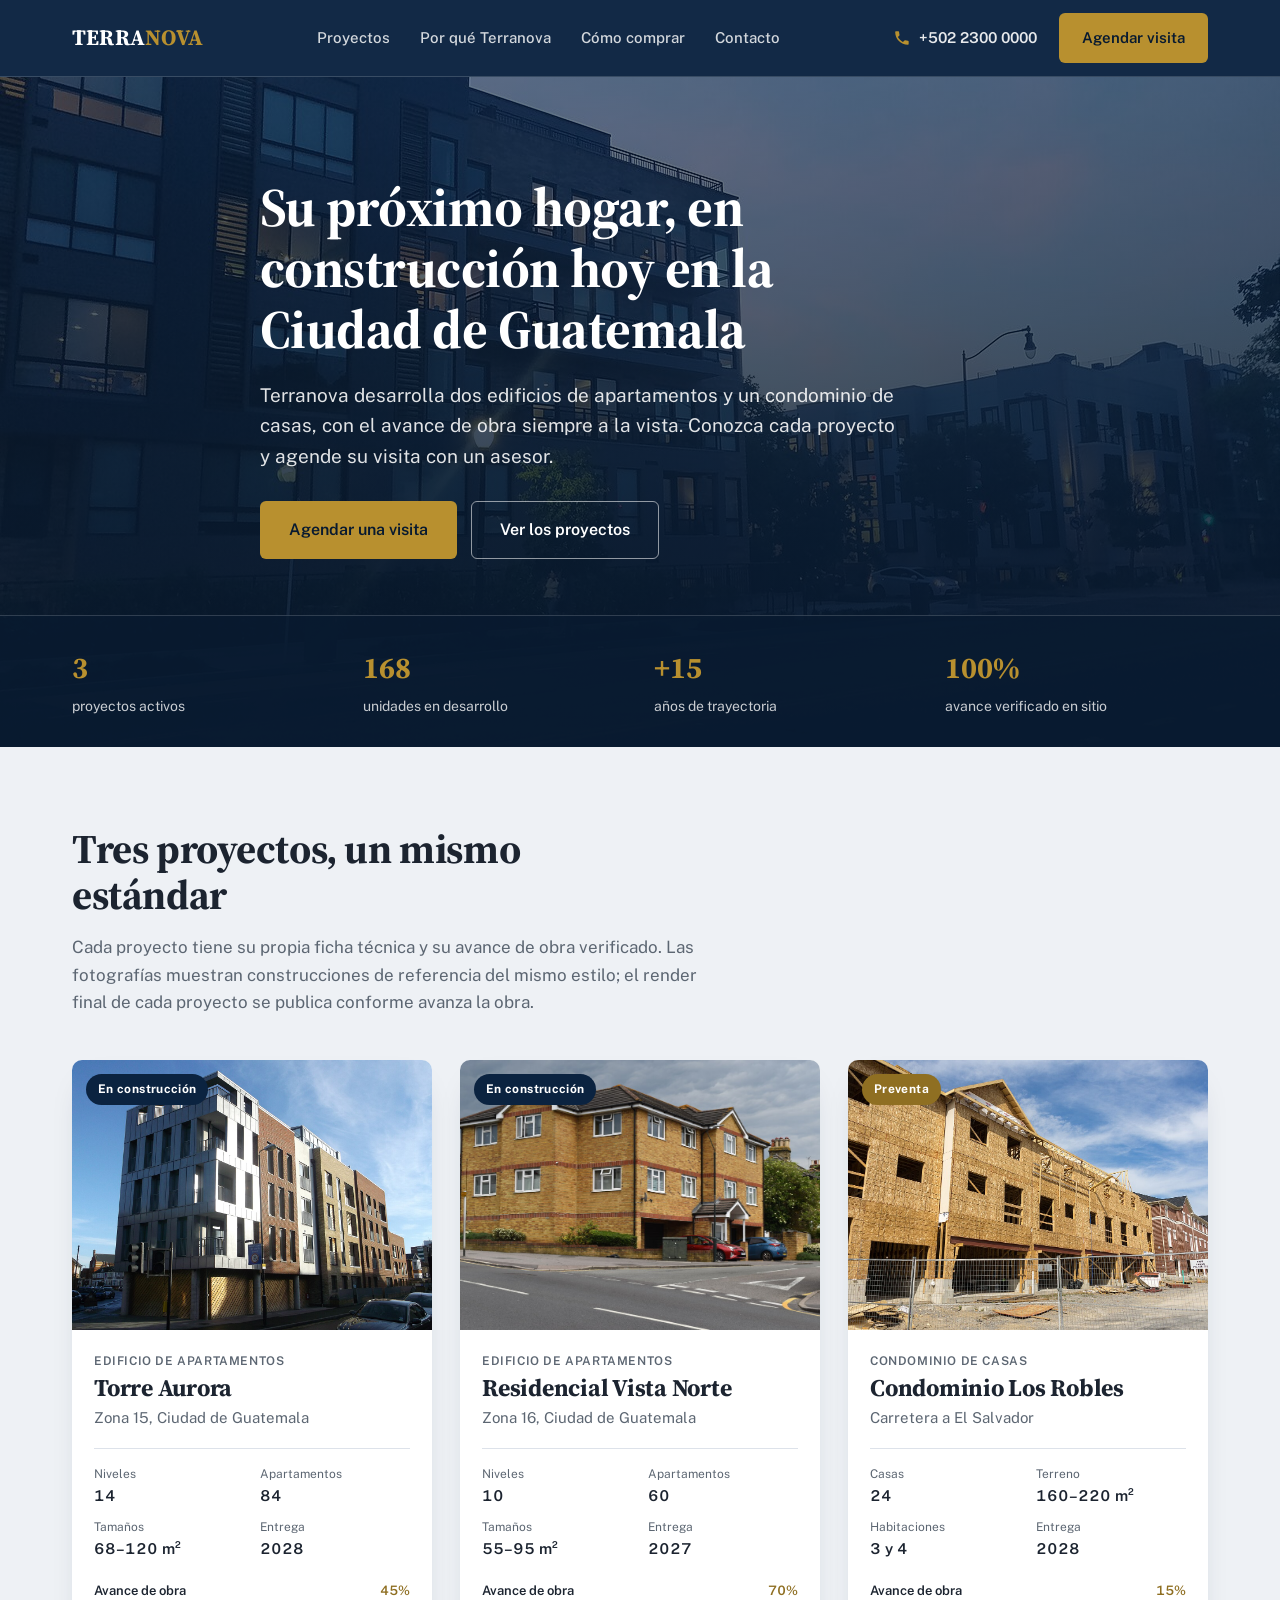
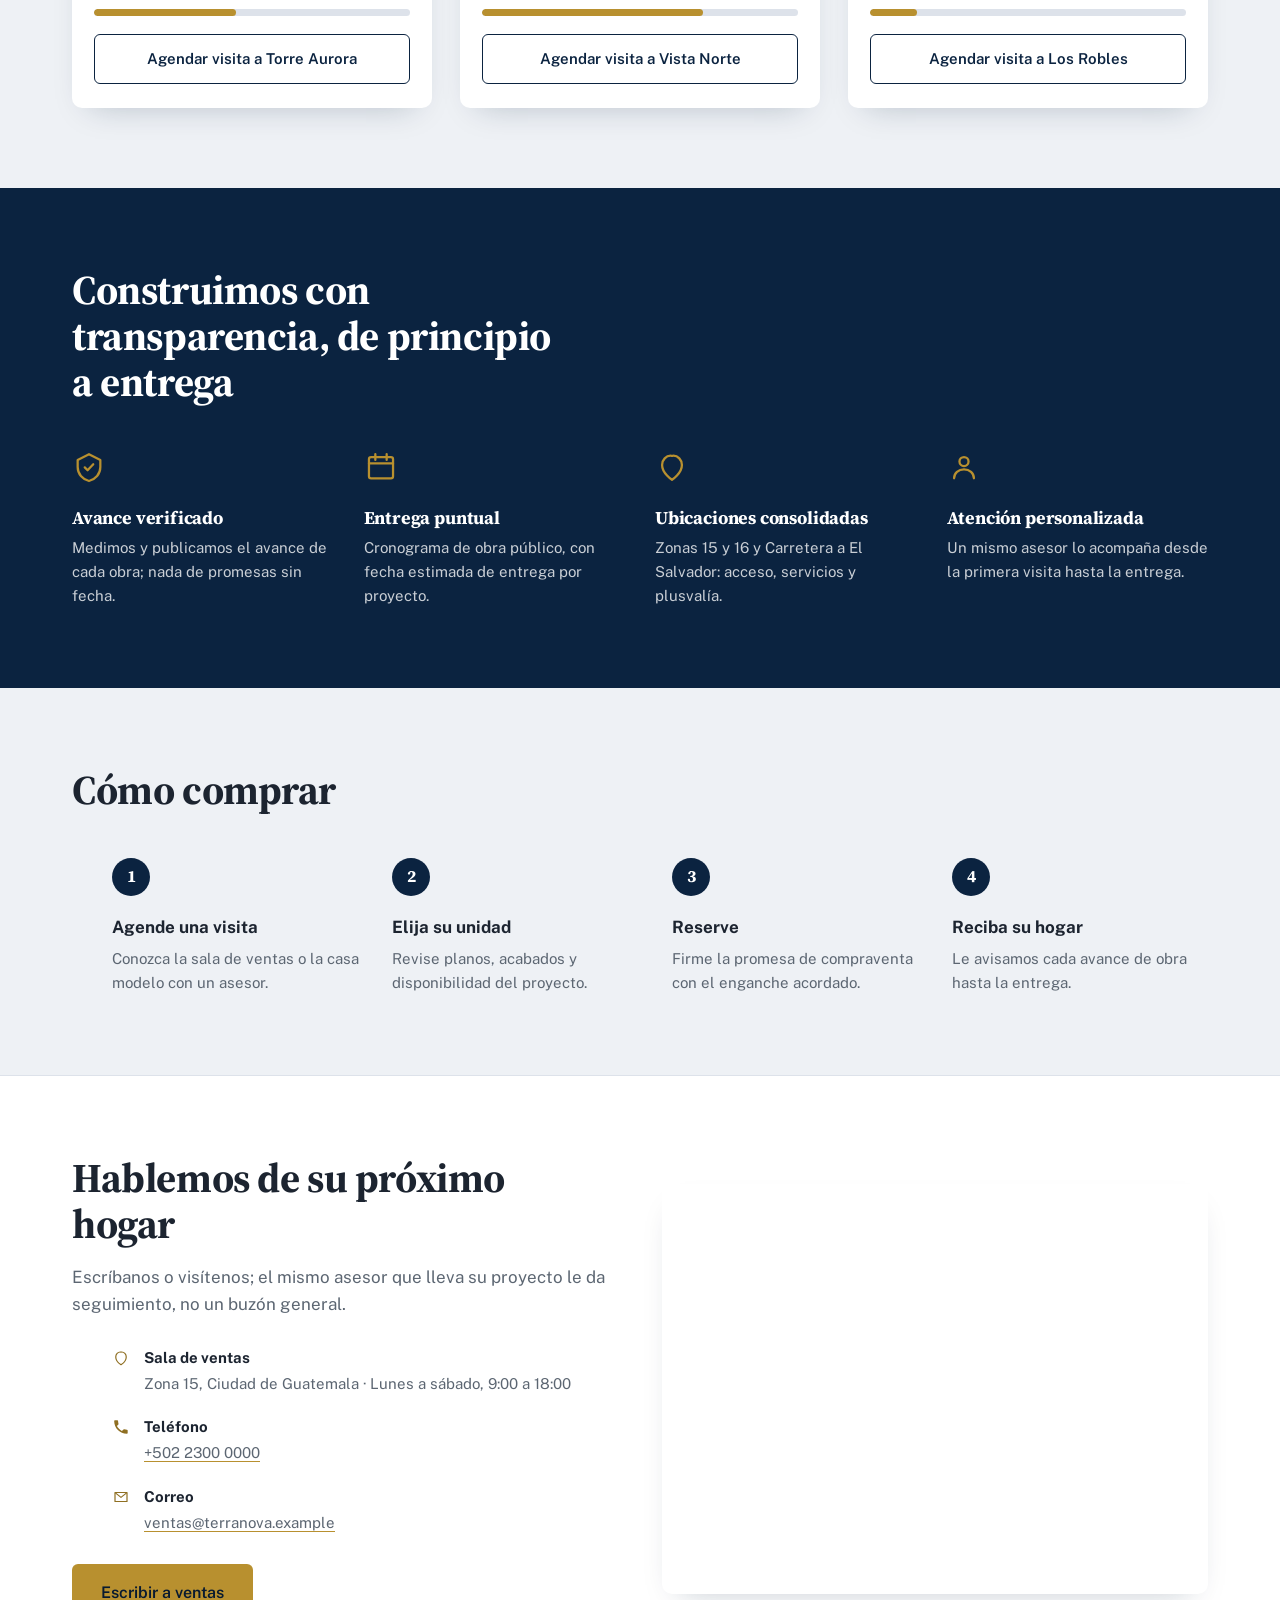
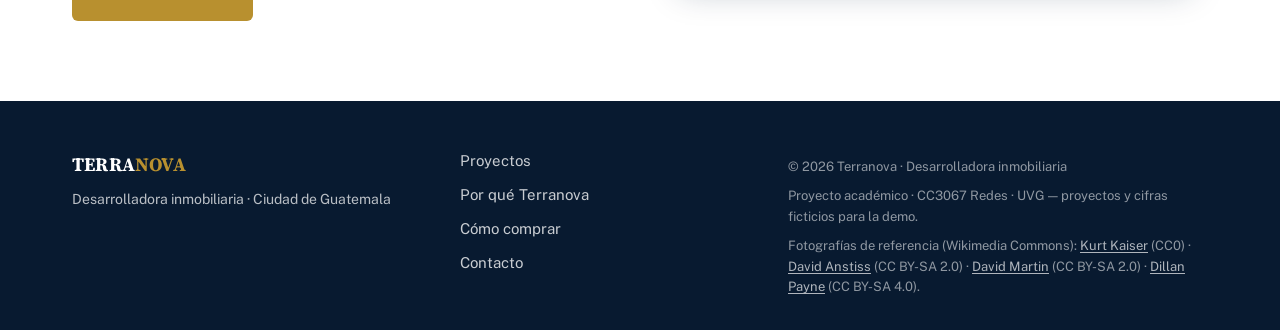
<file: fase-4/web/index.html>
<!doctype html>
<html lang="es">
<head>
<meta charset="utf-8">
<meta name="viewport" content="width=device-width, initial-scale=1">
<title>Terranova · Desarrolladora inmobiliaria</title>
<meta name="description" content="Terranova desarrolla dos edificios de apartamentos y un condominio de casas en la Ciudad de Guatemala. Conozca el avance de cada proyecto y agende su visita.">
<meta name="theme-color" content="#0b2340">
<link rel="stylesheet" href="css/styles.css">
</head>
<body>

<header class="site-header" id="inicio">
  <div class="marco header-row">
    <a class="logo" href="#inicio">TERRA<span>NOVA</span></a>
    <nav class="nav" aria-label="Principal">
      <a href="#proyectos">Proyectos</a>
      <a href="#nosotros">Por qué Terranova</a>
      <a href="#como-comprar">Cómo comprar</a>
      <a href="#contacto">Contacto</a>
    </nav>
    <div class="header-actions">
      <a class="telefono" href="tel:+50223000000">
        <svg viewBox="0 0 24 24" class="icono" aria-hidden="true"><path d="M6.6 10.8c1.4 2.8 3.8 5.2 6.6 6.6l2.2-2.2c.3-.3.7-.4 1-.2 1.1.4 2.3.6 3.5.6.6 0 1 .4 1 1V20c0 .6-.4 1-1 1-9.4 0-17-7.6-17-17 0-.6.4-1 1-1h3.2c.6 0 1 .4 1 1 0 1.2.2 2.4.6 3.5.1.4 0 .8-.2 1L6.6 10.8z"/></svg>
        <span>+502 2300 0000</span>
      </a>
      <a class="boton boton-dorado" href="mailto:ventas@terranova.example?subject=Quiero%20agendar%20una%20visita">Agendar visita</a>
    </div>
    <button class="menu-movil" type="button" aria-expanded="false" aria-controls="nav-movil" aria-label="Abrir menú">
      <span></span><span></span><span></span>
    </button>
  </div>
  <nav class="nav-movil" id="nav-movil" aria-label="Principal, móvil" hidden>
    <a href="#proyectos">Proyectos</a>
    <a href="#nosotros">Por qué Terranova</a>
    <a href="#como-comprar">Cómo comprar</a>
    <a href="#contacto">Contacto</a>
    <a class="boton boton-dorado" href="mailto:ventas@terranova.example?subject=Quiero%20agendar%20una%20visita">Agendar visita</a>
  </nav>
</header>

<main>
  <section class="hero" style="background-image: linear-gradient(180deg, rgba(8,26,48,.55), rgba(8,26,48,.86) 70%), url('img/hero-ciudad.jpg');">
    <div class="marco hero-contenido">
      <h1>Su próximo hogar, en construcción hoy en la Ciudad de Guatemala</h1>
      <p class="hero-intro">Terranova desarrolla dos edificios de apartamentos y un condominio de casas, con el avance de obra siempre a la vista. Conozca cada proyecto y agende su visita con un asesor.</p>
      <div class="hero-acciones">
        <a class="boton boton-dorado boton-grande" href="mailto:ventas@terranova.example?subject=Quiero%20agendar%20una%20visita">Agendar una visita</a>
        <a class="boton boton-fantasma boton-grande" href="#proyectos">Ver los proyectos</a>
      </div>
    </div>
    <div class="hero-metricas">
      <div class="marco metricas-fila">
        <div class="metrica"><strong>3</strong><span>proyectos activos</span></div>
        <div class="metrica"><strong>168</strong><span>unidades en desarrollo</span></div>
        <div class="metrica"><strong>+15</strong><span>años de trayectoria</span></div>
        <div class="metrica"><strong>100%</strong><span>avance verificado en sitio</span></div>
      </div>
    </div>
  </section>

  <section id="proyectos" class="seccion">
    <div class="marco">
      <h2>Tres proyectos, un mismo estándar</h2>
      <p class="seccion-intro">Cada proyecto tiene su propia ficha técnica y su avance de obra verificado. Las fotografías muestran construcciones de referencia del mismo estilo; el render final de cada proyecto se publica conforme avanza la obra.</p>

      <div class="grid-proyectos">
        <article class="tarjeta-proyecto">
          <div class="tarjeta-foto">
            <img src="img/torre-aurora.jpg" alt="Edificio de apartamentos de referencia, estilo similar al de Torre Aurora" loading="lazy" width="1270" height="951">
            <span class="etiqueta etiqueta-construccion">En construcción</span>
          </div>
          <div class="tarjeta-cuerpo">
            <span class="tarjeta-tipo">Edificio de apartamentos</span>
            <h3>Torre Aurora</h3>
            <p class="tarjeta-ubicacion">Zona 15, Ciudad de Guatemala</p>
            <dl class="specs">
              <div><dt>Niveles</dt><dd>14</dd></div>
              <div><dt>Apartamentos</dt><dd>84</dd></div>
              <div><dt>Tamaños</dt><dd>68–120 m²</dd></div>
              <div><dt>Entrega</dt><dd>2028</dd></div>
            </dl>
            <div class="avance">
              <div class="avance-etiqueta"><span>Avance de obra</span><span>45%</span></div>
              <div class="avance-barra" data-avance-barra><span style="--meta:45%"></span></div>
            </div>
            <a class="boton boton-linea" href="mailto:ventas@terranova.example?subject=Visita%20a%20Torre%20Aurora">Agendar visita a Torre Aurora</a>
          </div>
        </article>

        <article class="tarjeta-proyecto">
          <div class="tarjeta-foto">
            <img src="img/vista-norte.jpg" alt="Edificio de apartamentos de referencia, estilo similar al de Residencial Vista Norte" loading="lazy" width="1024" height="683">
            <span class="etiqueta etiqueta-construccion">En construcción</span>
          </div>
          <div class="tarjeta-cuerpo">
            <span class="tarjeta-tipo">Edificio de apartamentos</span>
            <h3>Residencial Vista Norte</h3>
            <p class="tarjeta-ubicacion">Zona 16, Ciudad de Guatemala</p>
            <dl class="specs">
              <div><dt>Niveles</dt><dd>10</dd></div>
              <div><dt>Apartamentos</dt><dd>60</dd></div>
              <div><dt>Tamaños</dt><dd>55–95 m²</dd></div>
              <div><dt>Entrega</dt><dd>2027</dd></div>
            </dl>
            <div class="avance">
              <div class="avance-etiqueta"><span>Avance de obra</span><span>70%</span></div>
              <div class="avance-barra" data-avance-barra><span style="--meta:70%"></span></div>
            </div>
            <a class="boton boton-linea" href="mailto:ventas@terranova.example?subject=Visita%20a%20Residencial%20Vista%20Norte">Agendar visita a Vista Norte</a>
          </div>
        </article>

        <article class="tarjeta-proyecto">
          <div class="tarjeta-foto">
            <img src="img/los-robles.jpg" alt="Construcción de casas en proceso, de referencia para el Condominio Los Robles" loading="lazy" width="1280" height="854">
            <span class="etiqueta etiqueta-preventa">Preventa</span>
          </div>
          <div class="tarjeta-cuerpo">
            <span class="tarjeta-tipo">Condominio de casas</span>
            <h3>Condominio Los Robles</h3>
            <p class="tarjeta-ubicacion">Carretera a El Salvador</p>
            <dl class="specs">
              <div><dt>Casas</dt><dd>24</dd></div>
              <div><dt>Terreno</dt><dd>160–220 m²</dd></div>
              <div><dt>Habitaciones</dt><dd>3 y 4</dd></div>
              <div><dt>Entrega</dt><dd>2028</dd></div>
            </dl>
            <div class="avance">
              <div class="avance-etiqueta"><span>Avance de obra</span><span>15%</span></div>
              <div class="avance-barra" data-avance-barra><span style="--meta:15%"></span></div>
            </div>
            <a class="boton boton-linea" href="mailto:ventas@terranova.example?subject=Visita%20a%20Condominio%20Los%20Robles">Agendar visita a Los Robles</a>
          </div>
        </article>
      </div>
    </div>
  </section>

  <section id="nosotros" class="seccion seccion-navy">
    <div class="marco">
      <h2 class="titulo-claro">Construimos con transparencia, de principio a entrega</h2>
      <div class="grid-razones">
        <div class="razon">
          <svg viewBox="0 0 24 24" class="icono-razon" aria-hidden="true"><path d="M12 3l8 4v5c0 5-3.4 8.7-8 9.9C7.4 20.7 4 17 4 12V7l8-4z" fill="none" stroke="currentColor" stroke-width="1.6" stroke-linejoin="round"/><path d="M9 12.3l2 2 4-4.2" fill="none" stroke="currentColor" stroke-width="1.6" stroke-linecap="round" stroke-linejoin="round"/></svg>
          <h3>Avance verificado</h3>
          <p>Medimos y publicamos el avance de cada obra; nada de promesas sin fecha.</p>
        </div>
        <div class="razon">
          <svg viewBox="0 0 24 24" class="icono-razon" aria-hidden="true"><rect x="3.5" y="5" width="17" height="15" rx="1.5" fill="none" stroke="currentColor" stroke-width="1.6"/><path d="M3.5 9.5h17M8 3v4M16 3v4" fill="none" stroke="currentColor" stroke-width="1.6" stroke-linecap="round"/></svg>
          <h3>Entrega puntual</h3>
          <p>Cronograma de obra público, con fecha estimada de entrega por proyecto.</p>
        </div>
        <div class="razon">
          <svg viewBox="0 0 24 24" class="icono-razon" aria-hidden="true"><path d="M12 21s-7-4.6-7-10.5C5 6.9 7.9 4 11 4c.4 0 .8.1 1 .2.2-.1.6-.2 1-.2 3.1 0 6 2.9 6 6.5C19 16.4 12 21 12 21z" fill="none" stroke="currentColor" stroke-width="1.6" stroke-linejoin="round"/></svg>
          <h3>Ubicaciones consolidadas</h3>
          <p>Zonas 15 y 16 y Carretera a El Salvador: acceso, servicios y plusvalía.</p>
        </div>
        <div class="razon">
          <svg viewBox="0 0 24 24" class="icono-razon" aria-hidden="true"><circle cx="12" cy="8.2" r="3.2" fill="none" stroke="currentColor" stroke-width="1.6"/><path d="M5 20c0-3.6 3.1-6.4 7-6.4s7 2.8 7 6.4" fill="none" stroke="currentColor" stroke-width="1.6" stroke-linecap="round"/></svg>
          <h3>Atención personalizada</h3>
          <p>Un mismo asesor lo acompaña desde la primera visita hasta la entrega.</p>
        </div>
      </div>
    </div>
  </section>

  <section id="como-comprar" class="seccion">
    <div class="marco">
      <h2>Cómo comprar</h2>
      <ol class="pasos">
        <li><span class="paso-num">1</span><div><strong>Agende una visita</strong><p>Conozca la sala de ventas o la casa modelo con un asesor.</p></div></li>
        <li><span class="paso-num">2</span><div><strong>Elija su unidad</strong><p>Revise planos, acabados y disponibilidad del proyecto.</p></div></li>
        <li><span class="paso-num">3</span><div><strong>Reserve</strong><p>Firme la promesa de compraventa con el enganche acordado.</p></div></li>
        <li><span class="paso-num">4</span><div><strong>Reciba su hogar</strong><p>Le avisamos cada avance de obra hasta la entrega.</p></div></li>
      </ol>
    </div>
  </section>

  <section id="contacto" class="seccion seccion-crema">
    <div class="marco contacto-grid">
      <div class="contacto-info">
        <h2>Hablemos de su próximo hogar</h2>
        <p class="seccion-intro">Escríbanos o visítenos; el mismo asesor que lleva su proyecto le da seguimiento, no un buzón general.</p>
        <ul class="lista-contacto">
          <li>
            <svg viewBox="0 0 24 24" class="icono" aria-hidden="true"><path d="M12 21s-7-4.6-7-10.5C5 6.9 7.9 4 11 4c.4 0 .8.1 1 .2.2-.1.6-.2 1-.2 3.1 0 6 2.9 6 6.5C19 16.4 12 21 12 21z" fill="none" stroke="currentColor" stroke-width="1.6" stroke-linejoin="round"/></svg>
            <div><strong>Sala de ventas</strong><span>Zona 15, Ciudad de Guatemala · Lunes a sábado, 9:00 a 18:00</span></div>
          </li>
          <li>
            <svg viewBox="0 0 24 24" class="icono" aria-hidden="true"><path d="M6.6 10.8c1.4 2.8 3.8 5.2 6.6 6.6l2.2-2.2c.3-.3.7-.4 1-.2 1.1.4 2.3.6 3.5.6.6 0 1 .4 1 1V20c0 .6-.4 1-1 1-9.4 0-17-7.6-17-17 0-.6.4-1 1-1h3.2c.6 0 1 .4 1 1 0 1.2.2 2.4.6 3.5.1.4 0 .8-.2 1L6.6 10.8z"/></svg>
            <div><strong>Teléfono</strong><span><a href="tel:+50223000000">+502 2300 0000</a></span></div>
          </li>
          <li>
            <svg viewBox="0 0 24 24" class="icono" aria-hidden="true"><path d="M4 6h16v12H4z" fill="none" stroke="currentColor" stroke-width="1.6" stroke-linejoin="round"/><path d="M4.5 6.5l7.5 6 7.5-6" fill="none" stroke="currentColor" stroke-width="1.6" stroke-linejoin="round"/></svg>
            <div><strong>Correo</strong><span><a href="mailto:ventas@terranova.example">ventas@terranova.example</a></span></div>
          </li>
        </ul>
        <a class="boton boton-dorado boton-grande" href="mailto:ventas@terranova.example?subject=Quiero%20agendar%20una%20visita">Escribir a ventas</a>
      </div>
      <div class="contacto-mapa">
        <iframe
          title="Ubicación de la sala de ventas de Terranova, Zona 15"
          src="https://www.google.com/maps?q=Zona%2015,%20Ciudad%20de%20Guatemala&output=embed"
          loading="lazy"
          referrerpolicy="no-referrer-when-downgrade">
        </iframe>
      </div>
    </div>
  </section>
</main>

<footer class="site-footer">
  <div class="marco footer-grid">
    <div>
      <a class="logo logo-footer" href="#inicio">TERRA<span>NOVA</span></a>
      <p>Desarrolladora inmobiliaria · Ciudad de Guatemala</p>
    </div>
    <nav aria-label="Pie de página">
      <a href="#proyectos">Proyectos</a>
      <a href="#nosotros">Por qué Terranova</a>
      <a href="#como-comprar">Cómo comprar</a>
      <a href="#contacto">Contacto</a>
    </nav>
    <div class="footer-legal">
      <p>© 2026 Terranova · Desarrolladora inmobiliaria</p>
      <p>Proyecto académico · CC3067 Redes · UVG — proyectos y cifras ficticios para la demo.</p>
      <p class="creditos-foto">Fotografías de referencia (Wikimedia Commons): <a href="https://commons.wikimedia.org/wiki/File:DC_modern_apartment_at_dusk.jpg">Kurt Kaiser</a> (CC0) · <a href="https://commons.wikimedia.org/wiki/File:Modern_apartment_block,_Upton_Park_-_geograph.org.uk_-_3264001.jpg">David Anstiss</a> (CC BY-SA 2.0) · <a href="https://commons.wikimedia.org/wiki/File:Modern_apartment_building_on_the_corner_of_Grosvenor_Road_-_geograph.org.uk_-_6862292.jpg">David Martin</a> (CC BY-SA 2.0) · <a href="https://commons.wikimedia.org/wiki/File:Townhouse_Construction_in_Newcastle,_Ontario,_September_12_2026_(01).jpg">Dillan Payne</a> (CC BY-SA 4.0).</p>
    </div>
  </div>
</footer>

<script src="js/main.js"></script>
</body>
</html>
</file>
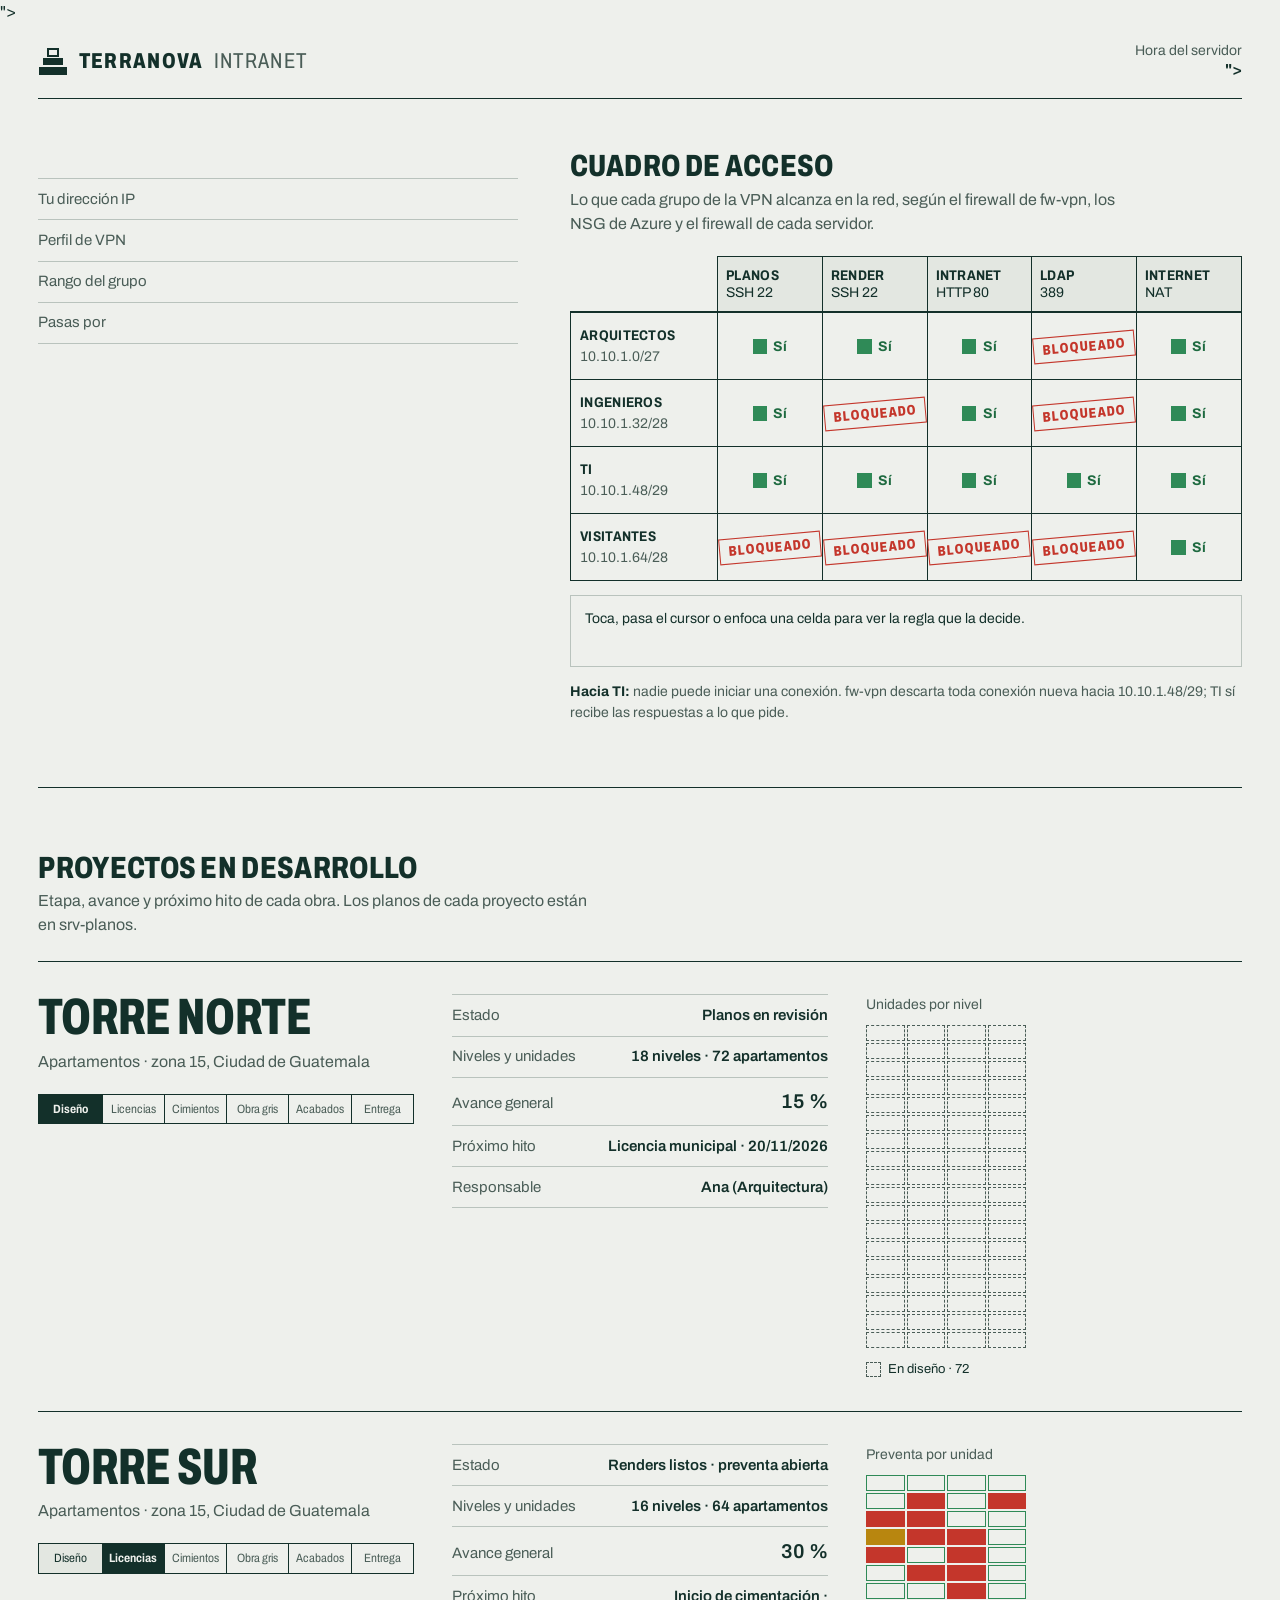
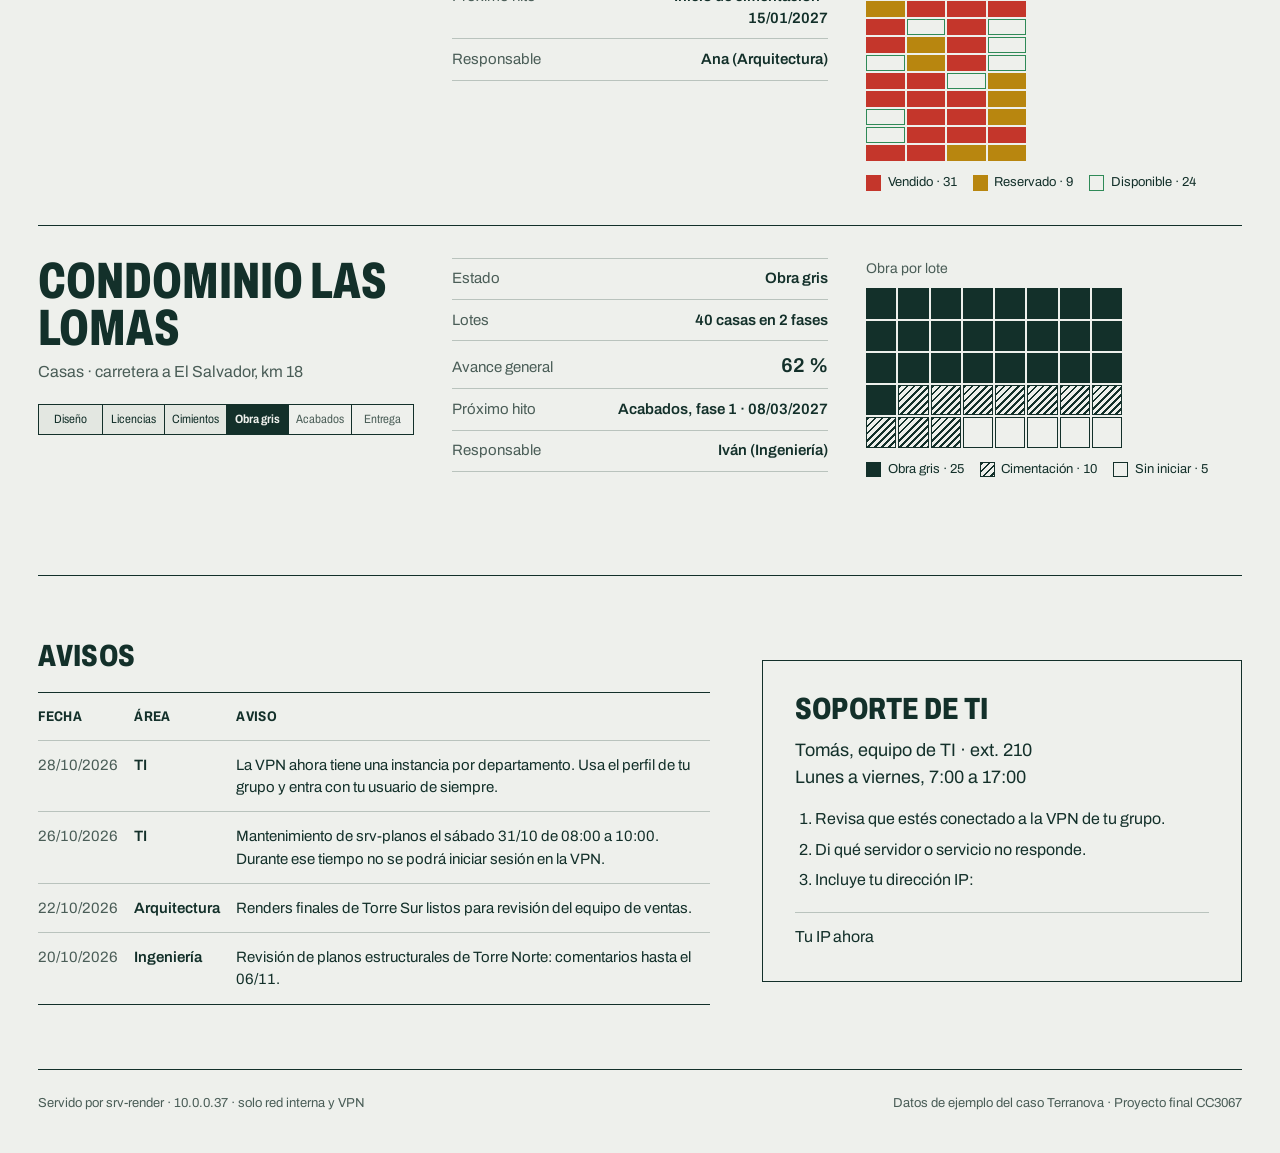
<file: config-fase3/intranet.html>
<!doctype html>
<html lang="es" data-grupo="<!--# echo var="grupo" default="desconocido" -->">
<head>
<meta charset="utf-8">
<meta name="viewport" content="width=device-width, initial-scale=1">
<title>Intranet Terranova</title>
<link rel="preload" href="archivo.woff2" as="font" type="font/woff2" crossorigin>
<style>
@font-face {
  font-family: "Archivo";
  src: url("archivo.woff2") format("woff2");
  font-weight: 100 900;
  font-stretch: 62% 125%;
  font-display: swap;
}

:root {
  --papel: #eef0ec;
  --papel-hondo: #e3e7e1;
  --tinta: #13302a;
  --tinta-suave: #4a5d57;
  --linea: #13302a;
  --linea-tenue: #b9c3bd;
  --si: #2f8a57;
  --si-texto: #1e6a40;
  --no: #c4362b;
  --reserva: #b8860f; /* más oscuro que #d9a21f para que la celda se distinga del papel (2.8:1) */
  --grupo: #13302a;
  --grupo-fondo: #dfe6e2;
  color-scheme: light;
}
html[data-grupo="arquitectos"] { --grupo: #1e4f8f; --grupo-fondo: #dde6f1; }
html[data-grupo="ingenieros"]  { --grupo: #9a4a17; --grupo-fondo: #f2e3d8; }
html[data-grupo="ti"]          { --grupo: #5a3d8a; --grupo-fondo: #e7e1f0; }
html[data-grupo="visitantes"]  { --grupo: #55605b; --grupo-fondo: #e4e7e5; }

* { box-sizing: border-box; }
.sr { position: absolute; width: 1px; height: 1px; overflow: hidden; clip: rect(0 0 0 0); white-space: nowrap; }
html { background: var(--papel); scrollbar-color: var(--tinta-suave) var(--papel-hondo); }
body {
  margin: 0;
  font-family: "Archivo", system-ui, sans-serif;
  font-stretch: 100%;
  font-size: 1rem;
  line-height: 1.5;
  color: var(--tinta);
  background: var(--papel);
  -webkit-font-smoothing: antialiased;
}
::selection { background: var(--grupo); color: var(--papel); }
a { color: inherit; text-underline-offset: 0.2em; }
:focus-visible { outline: 2px solid var(--grupo); outline-offset: 2px; }

.hoja { max-width: 88rem; margin: 0 auto; padding: 0 clamp(1rem, 3vw, 2.5rem); }

/* Encabezado */
.barra {
  display: flex; align-items: center; justify-content: space-between; gap: 1rem;
  padding: 1.1rem 0; border-bottom: 1px solid var(--linea);
}
.marca { display: flex; align-items: center; gap: 0.65rem; text-decoration: none; }
.marca svg { width: 30px; height: 30px; flex: none; }
.marca b { font-stretch: 75%; font-weight: 800; font-size: 1.35rem; letter-spacing: 0.06em; text-transform: uppercase; }
.marca span { font-stretch: 75%; font-size: 1.35rem; font-weight: 400; color: var(--tinta-suave); text-transform: uppercase; letter-spacing: 0.06em; }
.reloj { text-align: right; font-size: 0.875rem; line-height: 1.3; color: var(--tinta-suave); font-variant-numeric: tabular-nums; }
.reloj time { display: block; color: var(--tinta); font-weight: 600; font-size: 1rem; }

/* Ficha de conexión + cuadro */
.portada {
  display: grid; grid-template-columns: minmax(0, 5fr) minmax(0, 7fr);
  gap: clamp(2rem, 4vw, 4rem); padding: clamp(2rem, 4vw, 3.5rem) 0 clamp(2.5rem, 5vw, 4rem);
  border-bottom: 1px solid var(--linea);
}
.conexion h1 {
  margin: 0 0 0.75rem;
  font-stretch: 68%; font-weight: 800; text-transform: uppercase;
  font-size: clamp(3rem, 7.2vw, 6rem); line-height: 0.9; letter-spacing: -0.01em;
  color: var(--grupo);
}
.conexion .lema { margin: 0 0 1.75rem; max-width: 34ch; font-size: 1.125rem; line-height: 1.45; }
.solo { display: none; }
html[data-grupo="arquitectos"] .solo.arquitectos,
html[data-grupo="ingenieros"]  .solo.ingenieros,
html[data-grupo="ti"]          .solo.ti,
html[data-grupo="visitantes"]  .solo.visitantes,
html[data-grupo="interna"]     .solo.interna,
html[data-grupo="desconocido"] .solo.desconocido { display: revert; }

.ficha { width: 100%; border-collapse: collapse; font-size: 0.9375rem; font-variant-numeric: tabular-nums; }
.ficha th, .ficha td { padding: 0.55rem 0; border-top: 1px solid var(--linea-tenue); vertical-align: baseline; }
.ficha tr:last-child th, .ficha tr:last-child td { border-bottom: 1px solid var(--linea-tenue); }
.ficha th { text-align: left; font-weight: 400; color: var(--tinta-suave); padding-right: 1rem; white-space: nowrap; }
.ficha td { text-align: right; font-weight: 600; }

.cuadro-caja h2, .seccion h2 {
  margin: 0 0 0.35rem; font-stretch: 75%; font-weight: 800; text-transform: uppercase;
  font-size: clamp(1.5rem, 2.4vw, 2rem); line-height: 1.05; letter-spacing: 0.01em;
}
.nota { margin: 0 0 1.25rem; color: var(--tinta-suave); max-width: 62ch; }

.cuadro { width: 100%; border-collapse: collapse; font-size: 0.875rem; font-variant-numeric: tabular-nums; table-layout: fixed; }
.cuadro th, .cuadro td { border: 1px solid var(--linea); padding: 0; }
.cuadro thead th {
  padding: 0.6rem 0.5rem; text-align: left; vertical-align: bottom; font-weight: 400; line-height: 1.25;
  background: var(--papel-hondo);
}
.cuadro thead th b { display: block; font-weight: 700; text-transform: uppercase; font-stretch: 85%; letter-spacing: 0.02em; }
.cuadro thead th:first-child { width: 22%; background: transparent; border-top-color: transparent; border-left-color: transparent; }
.cuadro tbody th { padding: 0.75rem 0.6rem; text-align: left; font-weight: 700; text-transform: uppercase; font-stretch: 85%; letter-spacing: 0.02em; }
.cuadro tbody th small { display: block; font-weight: 400; text-transform: none; font-stretch: 100%; letter-spacing: 0; color: var(--tinta-suave); font-size: 0.875rem; }
.tuyo { display: none; color: var(--grupo); }
html[data-grupo="arquitectos"] tr.f-arquitectos,
html[data-grupo="ingenieros"]  tr.f-ingenieros,
html[data-grupo="ti"]          tr.f-ti,
html[data-grupo="visitantes"]  tr.f-visitantes { background: var(--grupo-fondo); }
html[data-grupo="arquitectos"] tr.f-arquitectos .tuyo,
html[data-grupo="ingenieros"]  tr.f-ingenieros .tuyo,
html[data-grupo="ti"]          tr.f-ti .tuyo,
html[data-grupo="visitantes"]  tr.f-visitantes .tuyo { display: inline; }
html[data-grupo="arquitectos"] tr.f-arquitectos th,
html[data-grupo="ingenieros"]  tr.f-ingenieros th,
html[data-grupo="ti"]          tr.f-ti th,
html[data-grupo="visitantes"]  tr.f-visitantes th { color: var(--grupo); }

.celda {
  display: flex; align-items: center; justify-content: center; gap: 0.4rem;
  width: 100%; min-height: 3.6rem; padding: 0.5rem 0.25rem; margin: 0;
  border: 0; background: transparent; font: inherit; color: inherit; cursor: help;
}
.celda:hover, .celda:focus-visible, .celda[aria-pressed="true"] { background: rgba(19, 48, 42, 0.07); }
.celda:focus-visible { outline-offset: -3px; }
.si-marca { width: 0.9rem; height: 0.9rem; background: var(--si); flex: none; }
.si-texto { font-weight: 700; color: var(--si-texto); }
.sello {
  display: inline-block; padding: 0.3rem 0.5rem; line-height: 1; border: 1px solid var(--no); color: var(--no);
  font-weight: 800; font-stretch: 75%; text-transform: uppercase; letter-spacing: 0.08em;
  transform: rotate(-5deg);
}
.sello .c { display: none; }
.lectura {
  margin-top: 0.85rem; padding: 0.75rem 0.9rem; border: 1px solid var(--linea-tenue);
  font-size: 0.875rem; line-height: 1.5; min-height: 4.5rem; background: var(--papel);
}
.lectura b { font-weight: 700; }
.lectura code { font-family: ui-monospace, "Cascadia Mono", Menlo, monospace; font-size: 0.8125rem; color: var(--tinta); background: var(--papel-hondo); padding: 0.05rem 0.3rem; }
.hacia-ti { margin: 0.85rem 0 0; font-size: 0.875rem; color: var(--tinta-suave); }
.hacia-ti b { color: var(--tinta); }

/* Proyectos */
.seccion { padding: clamp(2.5rem, 5vw, 4rem) 0; border-bottom: 1px solid var(--linea); }
.proyecto {
  display: grid; grid-template-columns: minmax(0, 4fr) minmax(0, 4fr) minmax(0, 4fr);
  gap: clamp(1.5rem, 3vw, 3rem); padding: 2rem 0; border-top: 1px solid var(--linea);
  align-items: start;
}
.proyecto:first-of-type { margin-top: 1.5rem; }
.proyecto h3 {
  margin: 0; font-stretch: 68%; font-weight: 800; text-transform: uppercase;
  font-size: clamp(2.25rem, 4vw, 3.25rem); line-height: 0.92;
}
.proyecto .donde { margin: 0.5rem 0 1.25rem; color: var(--tinta-suave); }
.etapas { display: grid; grid-template-columns: repeat(6, 1fr); list-style: none; margin: 0; padding: 0; border: 1px solid var(--linea); }
.etapas li {
  padding: 0.45rem 0.3rem; font-size: 0.75rem; line-height: 1.2; text-align: center;
  border-left: 1px solid var(--linea); color: var(--tinta-suave); font-stretch: 85%;
}
.etapas li:first-child { border-left: 0; }
.etapas li.hecha { background: var(--papel-hondo); color: var(--tinta); }
.etapas li.actual { background: var(--tinta); color: var(--papel); font-weight: 700; }
.avance-num { font-size: 1.25rem; }

.unidades-caja figcaption { font-size: 0.875rem; color: var(--tinta-suave); margin-bottom: 0.6rem; }
.unidades { display: grid; gap: 2px; }
.unidades.torre { grid-template-columns: repeat(4, 1fr); max-width: 10rem; }
.unidades.lotes { grid-template-columns: repeat(8, 1fr); max-width: 16rem; }
.u { aspect-ratio: 2.4; border: 1px solid var(--tinta); background: transparent; }
.lotes .u { aspect-ratio: 1; }
.u.vendido { background: var(--no); border-color: var(--no); }
.u.reservado { background: var(--reserva); border-color: var(--reserva); }
.u.disponible { background: transparent; border-color: var(--si); }
.u.gris { background: var(--tinta); }
.u.cimiento { background: repeating-linear-gradient(135deg, var(--tinta) 0 2px, transparent 2px 5px); }
.u.diseno { border-style: dashed; border-color: var(--tinta-suave); }
.leyenda { display: flex; flex-wrap: wrap; gap: 0.4rem 1rem; margin: 0.75rem 0 0; padding: 0; list-style: none; font-size: 0.8125rem; font-variant-numeric: tabular-nums; }
.leyenda li { display: flex; align-items: center; gap: 0.4rem; }
.leyenda .u { width: 0.95rem; aspect-ratio: auto; height: 0.95rem; }

/* Avisos y soporte */
.dos { display: grid; grid-template-columns: minmax(0, 7fr) minmax(0, 5fr); gap: clamp(2rem, 4vw, 4rem); }
.avisos { width: 100%; border-collapse: collapse; margin-top: 1.25rem; font-size: 0.9375rem; font-variant-numeric: tabular-nums; }
.avisos th, .avisos td { text-align: left; vertical-align: baseline; padding: 0.8rem 1rem 0.8rem 0; border-top: 1px solid var(--linea-tenue); }
.avisos thead th { border-top: 1px solid var(--linea); font-weight: 700; text-transform: uppercase; font-stretch: 85%; letter-spacing: 0.02em; font-size: 0.875rem; }
.avisos td:first-child { white-space: nowrap; color: var(--tinta-suave); }
.avisos td:nth-child(2) { white-space: nowrap; font-weight: 600; }
.avisos tr:last-child td { border-bottom: 1px solid var(--linea); }
.area-m { display: none; }
.soporte { border: 1px solid var(--linea); padding: clamp(1.25rem, 2.5vw, 2rem); margin-top: 1.25rem; align-self: start; }
.soporte h2 { margin-bottom: 0.75rem; }
.soporte .quien { margin: 0 0 1rem; font-size: 1.125rem; }
.soporte ol { margin: 0 0 1.25rem; padding-left: 1.25rem; }
.soporte li { margin-bottom: 0.4rem; }
.soporte .tu-ip { display: flex; justify-content: space-between; align-items: baseline; gap: 1rem; padding: 0.75rem 0 0; border-top: 1px solid var(--linea-tenue); font-variant-numeric: tabular-nums; }
.soporte .tu-ip strong { font-size: 1.25rem; color: var(--grupo); }

.pie { display: flex; flex-wrap: wrap; justify-content: space-between; gap: 0.5rem 2rem; padding: 1.5rem 0 2.5rem; font-size: 0.8125rem; color: var(--tinta-suave); }

/* Sellos: se imprimen una vez al cargar */
@media (prefers-reduced-motion: no-preference) {
  .sello { animation: sellar 420ms cubic-bezier(0.16, 1, 0.3, 1) backwards; animation-delay: calc(var(--i, 0) * 60ms + 200ms); }
  @keyframes sellar {
    from { transform: rotate(-5deg) scale(1.7); opacity: 0; }
    to   { transform: rotate(-5deg) scale(1); opacity: 1; }
  }
}

@media (max-width: 64rem) {
  .portada, .dos { grid-template-columns: 1fr; }
  .proyecto { grid-template-columns: 1fr 1fr; }
  .proyecto > :first-child { grid-column: 1 / -1; }
}
@media (max-width: 40rem) {
  .proyecto { grid-template-columns: 1fr; }
  .cuadro { font-size: 0.8125rem; }
  .cuadro thead th { padding: 0.5rem 0.25rem; font-size: 0.75rem; }
  .cuadro thead th span { display: none; }
  .cuadro tbody th { padding: 0.6rem 0.4rem; }
  .cuadro tbody th small { display: none; }
  .celda { min-height: 3.2rem; }
  .si-texto { display: none; }
  .sello { padding: 0.3rem 0.4rem; letter-spacing: 0.06em; }
  .sello .l { display: none; }
  .sello .c { display: inline; }
  .cuadro thead th:first-child { width: 31%; }
  .cuadro thead th b { font-stretch: 70%; letter-spacing: 0; font-size: 0.6875rem; }
  .cuadro tbody th { font-size: 0.75rem; overflow-wrap: anywhere; }
  .tuyo { display: none !important; }
  .marca span { display: none; }
  .avisos td:nth-child(2), .avisos th:nth-child(2) { display: none; }
  .area-m { display: block; font-weight: 600; color: var(--tinta); }
}
</style>
</head>
<body>
<div class="hoja">

<header class="barra">
  <a class="marca" href="/" aria-label="Terranova, inicio de la intranet">
    <svg viewBox="0 0 30 30" aria-hidden="true"><rect x="1" y="21" width="28" height="8" fill="#13302a"/><rect x="5" y="12" width="20" height="7" fill="#13302a"/><rect x="10" y="3" width="10" height="7" fill="none" stroke="#13302a" stroke-width="2"/></svg>
    <b>Terranova</b><span>Intranet</span>
  </a>
  <div class="reloj">
    Hora del servidor
    <time id="hora" data-epoch="<!--# config timefmt="%s" --><!--# echo var="date_gmt" -->"><!--# config timefmt="%d/%m/%Y %H:%M UTC" --><!--# echo var="date_gmt" --></time>
  </div>
</header>

<section class="portada" aria-labelledby="grupo">
  <div class="conexion">
    <h1 id="grupo">
      <span class="solo arquitectos">Arquitectos</span><span class="solo ingenieros">Ingenieros</span><span class="solo ti">TI</span><span class="solo visitantes">Visitantes</span><span class="solo interna">Red interna</span><span class="solo desconocido">Sin identificar</span>
    </h1>
    <p class="lema">
      <span class="solo arquitectos">Puedes entrar por SSH a srv-planos y a srv-render, ver la intranet y salir a Internet por la VPN.</span>
      <span class="solo ingenieros">Puedes entrar por SSH a srv-planos y ver la intranet. De srv-render solo te llega esta página.</span>
      <span class="solo ti">Llegas a todos los servidores. Nadie puede iniciar una conexión hacia tu equipo.</span>
      <span class="solo visitantes">Tu VPN solo da salida a Internet. Si ves esta página, avisa a TI.</span>
      <span class="solo interna">Estás en un equipo de la red de Azure, no en la VPN. El cuadro muestra qué alcanza cada grupo.</span>
      <span class="solo desconocido">La red no reconoce tu dirección como parte de ningún grupo. Conéctate a la VPN de tu departamento.</span>
    </p>
    <table class="ficha">
      <tr><th scope="row">Tu dirección IP</th><td><!--# echo var="remote_addr" --></td></tr>
      <tr><th scope="row">Perfil de VPN</th><td>
        <span class="solo arquitectos">terranova-arquitectos · UDP 1194</span><span class="solo ingenieros">terranova-ingenieros · UDP 1195</span><span class="solo ti">terranova-ti · UDP 1196</span><span class="solo visitantes">terranova-visitantes · UDP 1197</span><span class="solo interna">Sin VPN</span><span class="solo desconocido">Ninguno</span>
      </td></tr>
      <tr><th scope="row">Rango del grupo</th><td>
        <span class="solo arquitectos">10.10.1.0/27</span><span class="solo ingenieros">10.10.1.32/28</span><span class="solo ti">10.10.1.48/29</span><span class="solo visitantes">10.10.1.64/28</span><span class="solo interna">10.0.0.0/16</span><span class="solo desconocido">—</span>
      </td></tr>
      <tr><th scope="row">Pasas por</th><td><span class="solo arquitectos ingenieros ti visitantes">fw-vpn · 10.0.0.20</span><span class="solo interna">Directo, red de Azure</span><span class="solo desconocido">—</span></td></tr>
    </table>
  </div>

  <div class="cuadro-caja">
    <h2>Cuadro de acceso</h2>
    <p class="nota">Lo que cada grupo de la VPN alcanza en la red, según el firewall de fw-vpn, los NSG de Azure y el firewall de cada servidor.</p>
    <table class="cuadro" id="cuadro">
      <caption class="sr">Acceso por grupo de VPN a cada servicio</caption>
      <thead>
        <tr>
          <th scope="col"><span class="sr">Grupo</span></th>
          <th scope="col"><b>Planos</b><span>SSH 22</span></th>
          <th scope="col"><b>Render</b><span>SSH 22</span></th>
          <th scope="col"><b>Intranet</b><span>HTTP 80</span></th>
          <th scope="col"><b>LDAP</b><span>389</span></th>
          <th scope="col"><b>Internet</b><span>NAT</span></th>
        </tr>
      </thead>
      <tbody>
        <tr class="f-arquitectos">
          <th scope="row">Arquitectos <span class="tuyo">· tú</span><small>10.10.1.0/27</small></th>
          <td><button type="button" class="celda" data-regla="&lt;b&gt;Arquitectos → srv-planos, SSH: permitido.&lt;/b&gt; fw-vpn: &lt;code&gt;ip saddr 10.10.1.0/27 ip daddr 10.0.0.36 tcp dport 22 accept&lt;/code&gt;. srv-planos: &lt;code&gt;tcp dport 22 ip saddr { 10.0.0.20, 10.10.1.0/27, 10.10.1.32/28 } accept&lt;/code&gt;. SSSD acepta el grupo arquitectos."><span class="si-marca" aria-hidden="true"></span><span class="si-texto">Sí</span><span class="sr">Permitido</span></button></td>
          <td><button type="button" class="celda" data-regla="&lt;b&gt;Arquitectos → srv-render, SSH: permitido.&lt;/b&gt; fw-vpn: &lt;code&gt;ip saddr 10.10.1.0/27 ip daddr 10.0.0.37 tcp dport { 22, 80 } accept&lt;/code&gt;. srv-render: &lt;code&gt;tcp dport 22 ip saddr { 10.0.0.20, 10.0.0.36, 10.10.1.0/27 } accept&lt;/code&gt;. SSSD acepta el grupo arquitectos."><span class="si-marca" aria-hidden="true"></span><span class="si-texto">Sí</span><span class="sr">Permitido</span></button></td>
          <td><button type="button" class="celda" data-regla="&lt;b&gt;Arquitectos → intranet: permitido.&lt;/b&gt; fw-vpn: &lt;code&gt;ip saddr 10.10.1.0/27 ip daddr 10.0.0.37 tcp dport { 22, 80 } accept&lt;/code&gt;. srv-render: &lt;code&gt;tcp dport 80 ip saddr { 10.0.0.0/16, 10.10.1.0/27, 10.10.1.32/28 } accept&lt;/code&gt;. NSG de Servidores: Allow-Web-Intranet."><span class="si-marca" aria-hidden="true"></span><span class="si-texto">Sí</span><span class="sr">Permitido</span></button></td>
          <td><button type="button" class="celda" data-regla="&lt;b&gt;Arquitectos → LDAP: bloqueado.&lt;/b&gt; Ninguna regla de fw-vpn acepta 10.10.1.0/27 hacia el puerto 389: cae en &lt;code&gt;counter comment &amp;quot;resto-bloqueado&amp;quot;&lt;/code&gt; con política DROP. srv-planos solo acepta LDAP de fw-vpn y srv-render: &lt;code&gt;tcp dport { 389, 636 } ip saddr { 10.0.0.20, 10.0.0.37 } accept&lt;/code&gt;."><span class="sello" style="--i:0"><span class="l">Bloqueado</span><span class="c">No</span></span></button></td>
          <td><button type="button" class="celda" data-regla="&lt;b&gt;Arquitectos → Internet: permitido.&lt;/b&gt; fw-vpn: &lt;code&gt;ip saddr { 10.10.1.0/27, 10.10.1.32/28, 10.0.0.32/28 } ip daddr != { 10.0.0.0/8, 172.16.0.0/12, 192.168.0.0/16 } oifname &amp;quot;eth0&amp;quot; accept&lt;/code&gt;, y el NAT: &lt;code&gt;oifname &amp;quot;eth0&amp;quot; ip saddr { 10.10.1.0/24, 10.0.0.32/28 } … masquerade&lt;/code&gt;."><span class="si-marca" aria-hidden="true"></span><span class="si-texto">Sí</span><span class="sr">Permitido</span></button></td>
        </tr>
        <tr class="f-ingenieros">
          <th scope="row">Ingenieros <span class="tuyo">· tú</span><small>10.10.1.32/28</small></th>
          <td><button type="button" class="celda" data-regla="&lt;b&gt;Ingenieros → srv-planos, SSH: permitido.&lt;/b&gt; fw-vpn: &lt;code&gt;ip saddr 10.10.1.32/28 ip daddr 10.0.0.36 tcp dport 22 accept&lt;/code&gt;. srv-planos: &lt;code&gt;tcp dport 22 ip saddr { 10.0.0.20, 10.10.1.0/27, 10.10.1.32/28 } accept&lt;/code&gt;. SSSD acepta el grupo ingenieros."><span class="si-marca" aria-hidden="true"></span><span class="si-texto">Sí</span><span class="sr">Permitido</span></button></td>
          <td><button type="button" class="celda" data-regla="&lt;b&gt;Ingenieros → srv-render, SSH: bloqueado.&lt;/b&gt; fw-vpn solo les abre el 80 de srv-render (&lt;code&gt;ip saddr 10.10.1.32/28 ip daddr 10.0.0.37 tcp dport 80 accept&lt;/code&gt;); el 22 cae en &lt;code&gt;counter comment &amp;quot;resto-bloqueado&amp;quot;&lt;/code&gt;. srv-render tampoco los deja: &lt;code&gt;tcp dport 22 ip saddr { 10.0.0.20, 10.0.0.36, 10.10.1.0/27 } accept&lt;/code&gt;, y su SSSD solo permite arquitectos y ti."><span class="sello" style="--i:1"><span class="l">Bloqueado</span><span class="c">No</span></span></button></td>
          <td><button type="button" class="celda" data-regla="&lt;b&gt;Ingenieros → intranet: permitido.&lt;/b&gt; fw-vpn: &lt;code&gt;ip saddr 10.10.1.32/28 ip daddr 10.0.0.37 tcp dport 80 accept&lt;/code&gt;. srv-render: &lt;code&gt;tcp dport 80 ip saddr { 10.0.0.0/16, 10.10.1.0/27, 10.10.1.32/28 } accept&lt;/code&gt;."><span class="si-marca" aria-hidden="true"></span><span class="si-texto">Sí</span><span class="sr">Permitido</span></button></td>
          <td><button type="button" class="celda" data-regla="&lt;b&gt;Ingenieros → LDAP: bloqueado.&lt;/b&gt; Ninguna regla de fw-vpn acepta 10.10.1.32/28 hacia el 389: cae en &lt;code&gt;counter comment &amp;quot;resto-bloqueado&amp;quot;&lt;/code&gt;. srv-planos: &lt;code&gt;tcp dport { 389, 636 } ip saddr { 10.0.0.20, 10.0.0.37 } accept&lt;/code&gt;."><span class="sello" style="--i:2"><span class="l">Bloqueado</span><span class="c">No</span></span></button></td>
          <td><button type="button" class="celda" data-regla="&lt;b&gt;Ingenieros → Internet: permitido.&lt;/b&gt; fw-vpn: &lt;code&gt;ip saddr { 10.10.1.0/27, 10.10.1.32/28, 10.0.0.32/28 } ip daddr != { 10.0.0.0/8, 172.16.0.0/12, 192.168.0.0/16 } oifname &amp;quot;eth0&amp;quot; accept&lt;/code&gt;, y el NAT: &lt;code&gt;oifname &amp;quot;eth0&amp;quot; ip saddr { 10.10.1.0/24, 10.0.0.32/28 } … masquerade&lt;/code&gt;."><span class="si-marca" aria-hidden="true"></span><span class="si-texto">Sí</span><span class="sr">Permitido</span></button></td>
        </tr>
        <tr class="f-ti">
          <th scope="row">TI <span class="tuyo">· tú</span><small>10.10.1.48/29</small></th>
          <td><button type="button" class="celda" data-regla="&lt;b&gt;TI → srv-planos: permitido.&lt;/b&gt; fw-vpn: &lt;code&gt;ip saddr 10.10.1.48/29 accept&lt;/code&gt; (TI llega a todo). srv-planos: &lt;code&gt;ip saddr 10.10.1.48/29 accept&lt;/code&gt;."><span class="si-marca" aria-hidden="true"></span><span class="si-texto">Sí</span><span class="sr">Permitido</span></button></td>
          <td><button type="button" class="celda" data-regla="&lt;b&gt;TI → srv-render: permitido.&lt;/b&gt; fw-vpn: &lt;code&gt;ip saddr 10.10.1.48/29 accept&lt;/code&gt;. srv-render: &lt;code&gt;ip saddr 10.10.1.48/29 accept&lt;/code&gt;. SSSD acepta el grupo ti."><span class="si-marca" aria-hidden="true"></span><span class="si-texto">Sí</span><span class="sr">Permitido</span></button></td>
          <td><button type="button" class="celda" data-regla="&lt;b&gt;TI → intranet: permitido.&lt;/b&gt; fw-vpn: &lt;code&gt;ip saddr 10.10.1.48/29 accept&lt;/code&gt;. srv-render: &lt;code&gt;ip saddr 10.10.1.48/29 accept&lt;/code&gt;."><span class="si-marca" aria-hidden="true"></span><span class="si-texto">Sí</span><span class="sr">Permitido</span></button></td>
          <td><button type="button" class="celda" data-regla="&lt;b&gt;TI → LDAP: permitido.&lt;/b&gt; fw-vpn: &lt;code&gt;ip saddr 10.10.1.48/29 accept&lt;/code&gt;. srv-planos: &lt;code&gt;ip saddr 10.10.1.48/29 accept&lt;/code&gt;. Es el único grupo de la VPN que llega al directorio."><span class="si-marca" aria-hidden="true"></span><span class="si-texto">Sí</span><span class="sr">Permitido</span></button></td>
          <td><button type="button" class="celda" data-regla="&lt;b&gt;TI → Internet: permitido.&lt;/b&gt; fw-vpn: &lt;code&gt;ip saddr 10.10.1.48/29 accept&lt;/code&gt;, y el NAT: &lt;code&gt;oifname &amp;quot;eth0&amp;quot; ip saddr { 10.10.1.0/24, 10.0.0.32/28 } … masquerade&lt;/code&gt;."><span class="si-marca" aria-hidden="true"></span><span class="si-texto">Sí</span><span class="sr">Permitido</span></button></td>
        </tr>
        <tr class="f-visitantes">
          <th scope="row">Visitantes <span class="tuyo">· tú</span><small>10.10.1.64/28</small></th>
          <td><button type="button" class="celda" data-regla="&lt;b&gt;Visitantes → srv-planos: bloqueado.&lt;/b&gt; fw-vpn: &lt;code&gt;ip saddr 10.10.1.64/28 ip daddr { 10.0.0.0/8, 172.16.0.0/12, 192.168.0.0/16 } counter drop comment &amp;quot;visitantes-interno&amp;quot;&lt;/code&gt;."><span class="sello" style="--i:3"><span class="l">Bloqueado</span><span class="c">No</span></span></button></td>
          <td><button type="button" class="celda" data-regla="&lt;b&gt;Visitantes → srv-render: bloqueado.&lt;/b&gt; fw-vpn: &lt;code&gt;ip saddr 10.10.1.64/28 ip daddr { 10.0.0.0/8, 172.16.0.0/12, 192.168.0.0/16 } counter drop comment &amp;quot;visitantes-interno&amp;quot;&lt;/code&gt;."><span class="sello" style="--i:4"><span class="l">Bloqueado</span><span class="c">No</span></span></button></td>
          <td><button type="button" class="celda" data-regla="&lt;b&gt;Visitantes → intranet: bloqueado.&lt;/b&gt; fw-vpn: &lt;code&gt;ip saddr 10.10.1.64/28 ip daddr { 10.0.0.0/8, 172.16.0.0/12, 192.168.0.0/16 } counter drop comment &amp;quot;visitantes-interno&amp;quot;&lt;/code&gt;. Además, ni el NSG de Servidores ni el firewall de srv-render aceptan 10.10.1.64/28."><span class="sello" style="--i:5"><span class="l">Bloqueado</span><span class="c">No</span></span></button></td>
          <td><button type="button" class="celda" data-regla="&lt;b&gt;Visitantes → LDAP: bloqueado.&lt;/b&gt; fw-vpn: &lt;code&gt;ip saddr 10.10.1.64/28 ip daddr { 10.0.0.0/8, 172.16.0.0/12, 192.168.0.0/16 } counter drop comment &amp;quot;visitantes-interno&amp;quot;&lt;/code&gt;."><span class="sello" style="--i:6"><span class="l">Bloqueado</span><span class="c">No</span></span></button></td>
          <td><button type="button" class="celda" data-regla="&lt;b&gt;Visitantes → Internet: permitido.&lt;/b&gt; fw-vpn: &lt;code&gt;ip saddr 10.10.1.64/28 oifname &amp;quot;eth0&amp;quot; accept&lt;/code&gt;, y el NAT: &lt;code&gt;oifname &amp;quot;eth0&amp;quot; ip saddr { 10.10.1.0/24, 10.0.0.32/28 } … masquerade&lt;/code&gt;. Pensado para clientes en la sala de ventas."><span class="si-marca" aria-hidden="true"></span><span class="si-texto">Sí</span><span class="sr">Permitido</span></button></td>
        </tr>
      </tbody>
    </table>
    <div class="lectura" id="lectura" aria-live="polite">Toca, pasa el cursor o enfoca una celda para ver la regla que la decide.</div>
    <p class="hacia-ti"><b>Hacia TI:</b> nadie puede iniciar una conexión. fw-vpn descarta toda conexión nueva hacia 10.10.1.48/29; TI sí recibe las respuestas a lo que pide.</p>
  </div>
</section>

<section class="seccion" aria-labelledby="t-proyectos">
  <h2 id="t-proyectos">Proyectos en desarrollo</h2>
  <p class="nota">Etapa, avance y próximo hito de cada obra. Los planos de cada proyecto están en srv-planos.</p>

  <article class="proyecto">
    <div>
      <h3>Torre Norte</h3>
      <p class="donde">Apartamentos · zona 15, Ciudad de Guatemala</p>
      <ol class="etapas" aria-label="Etapa: diseño">
        <li class="actual">Diseño</li><li>Licencias</li><li>Cimientos</li><li>Obra gris</li><li>Acabados</li><li>Entrega</li>
      </ol>
    </div>
    <table class="ficha">
      <tr><th scope="row">Estado</th><td>Planos en revisión</td></tr>
      <tr><th scope="row">Niveles y unidades</th><td>18 niveles · 72 apartamentos</td></tr>
      <tr><th scope="row">Avance general</th><td class="avance-num">15 %</td></tr>
      <tr><th scope="row">Próximo hito</th><td>Licencia municipal · 20/11/2026</td></tr>
      <tr><th scope="row">Responsable</th><td>Ana (Arquitectura)</td></tr>
    </table>
    <figure class="unidades-caja" style="margin:0">
      <figcaption>Unidades por nivel</figcaption>
      <div class="unidades torre" data-total="72" data-estados="diseno:72" role="img" aria-label="72 apartamentos, todos en diseño"></div>
      <ul class="leyenda"><li><span class="u diseno"></span>En diseño · 72</li></ul>
    </figure>
  </article>

  <article class="proyecto">
    <div>
      <h3>Torre Sur</h3>
      <p class="donde">Apartamentos · zona 15, Ciudad de Guatemala</p>
      <ol class="etapas" aria-label="Etapa: licencias">
        <li class="hecha">Diseño</li><li class="actual">Licencias</li><li>Cimientos</li><li>Obra gris</li><li>Acabados</li><li>Entrega</li>
      </ol>
    </div>
    <table class="ficha">
      <tr><th scope="row">Estado</th><td>Renders listos · preventa abierta</td></tr>
      <tr><th scope="row">Niveles y unidades</th><td>16 niveles · 64 apartamentos</td></tr>
      <tr><th scope="row">Avance general</th><td class="avance-num">30 %</td></tr>
      <tr><th scope="row">Próximo hito</th><td>Inicio de cimentación · 15/01/2027</td></tr>
      <tr><th scope="row">Responsable</th><td>Ana (Arquitectura)</td></tr>
    </table>
    <figure class="unidades-caja" style="margin:0">
      <figcaption>Preventa por unidad</figcaption>
      <div class="unidades torre" data-total="64" data-estados="vendido:31,reservado:9,disponible:24" data-mezcla="1" role="img" aria-label="64 apartamentos: 31 vendidos, 9 reservados, 24 disponibles"></div>
      <ul class="leyenda"><li><span class="u vendido"></span>Vendido · 31</li><li><span class="u reservado"></span>Reservado · 9</li><li><span class="u disponible"></span>Disponible · 24</li></ul>
    </figure>
  </article>

  <article class="proyecto">
    <div>
      <h3>Condominio Las Lomas</h3>
      <p class="donde">Casas · carretera a El Salvador, km 18</p>
      <ol class="etapas" aria-label="Etapa: obra gris">
        <li class="hecha">Diseño</li><li class="hecha">Licencias</li><li class="hecha">Cimientos</li><li class="actual">Obra gris</li><li>Acabados</li><li>Entrega</li>
      </ol>
    </div>
    <table class="ficha">
      <tr><th scope="row">Estado</th><td>Obra gris</td></tr>
      <tr><th scope="row">Lotes</th><td>40 casas en 2 fases</td></tr>
      <tr><th scope="row">Avance general</th><td class="avance-num">62 %</td></tr>
      <tr><th scope="row">Próximo hito</th><td>Acabados, fase 1 · 08/03/2027</td></tr>
      <tr><th scope="row">Responsable</th><td>Iván (Ingeniería)</td></tr>
    </table>
    <figure class="unidades-caja" style="margin:0">
      <figcaption>Obra por lote</figcaption>
      <div class="unidades lotes" data-total="40" data-estados="gris:25,cimiento:10,libre:5" role="img" aria-label="40 lotes: 25 en obra gris, 10 en cimentación, 5 sin iniciar"></div>
      <ul class="leyenda"><li><span class="u gris"></span>Obra gris · 25</li><li><span class="u cimiento"></span>Cimentación · 10</li><li><span class="u"></span>Sin iniciar · 5</li></ul>
    </figure>
  </article>
</section>

<div class="seccion dos">
  <section aria-labelledby="t-avisos">
    <h2 id="t-avisos">Avisos</h2>
    <table class="avisos">
      <thead><tr><th scope="col">Fecha</th><th scope="col">Área</th><th scope="col">Aviso</th></tr></thead>
      <tbody>
        <tr><td>28/10/2026<span class="area-m">TI</span></td><td>TI</td><td>La VPN ahora tiene una instancia por departamento. Usa el perfil de tu grupo y entra con tu usuario de siempre.</td></tr>
        <tr><td>26/10/2026<span class="area-m">TI</span></td><td>TI</td><td>Mantenimiento de srv-planos el sábado 31/10 de 08:00 a 10:00. Durante ese tiempo no se podrá iniciar sesión en la VPN.</td></tr>
        <tr><td>22/10/2026<span class="area-m">Arquitectura</span></td><td>Arquitectura</td><td>Renders finales de Torre Sur listos para revisión del equipo de ventas.</td></tr>
        <tr><td>20/10/2026<span class="area-m">Ingeniería</span></td><td>Ingeniería</td><td>Revisión de planos estructurales de Torre Norte: comentarios hasta el 06/11.</td></tr>
      </tbody>
    </table>
  </section>

  <aside class="soporte" aria-labelledby="t-soporte">
    <h2 id="t-soporte">Soporte de TI</h2>
    <p class="quien">Tomás, equipo de TI · ext. 210<br>Lunes a viernes, 7:00 a 17:00</p>
    <ol>
      <li>Revisa que estés conectado a la VPN de tu grupo.</li>
      <li>Di qué servidor o servicio no responde.</li>
      <li>Incluye tu dirección IP:</li>
    </ol>
    <div class="tu-ip"><span>Tu IP ahora</span><strong><!--# echo var="remote_addr" --></strong></div>
  </aside>
</div>

<footer class="pie">
  <span>Servido por srv-render · 10.0.0.37 · solo red interna y VPN</span>
  <span>Datos de ejemplo del caso Terranova · Proyecto final CC3067</span>
</footer>

</div>
<script>
(function () {
  // Hora del servidor en la zona de Guatemala
  var t = document.getElementById("hora");
  var s = parseInt(t && t.getAttribute("data-epoch"), 10);
  if (s > 0) {
    try {
      t.textContent = new Intl.DateTimeFormat("es-GT", {
        timeZone: "America/Guatemala", day: "2-digit", month: "2-digit",
        year: "numeric", hour: "2-digit", minute: "2-digit", hour12: false
      }).format(new Date(s * 1000)).replace(",", "");
      t.setAttribute("datetime", new Date(s * 1000).toISOString());
    } catch (e) {}
  }

  // Lectura de la regla que decide cada celda
  var lectura = document.getElementById("lectura");
  var inicial = lectura.innerHTML, fija = null;
  // Al abrir, mostrar la regla que más define al grupo detectado
  var g = document.documentElement.getAttribute("data-grupo");
  var propia = { arquitectos: [0, 3], ingenieros: [1, 1], ti: [2, 0], visitantes: [3, 2] }[g];
  if (propia) {
    var fila = document.querySelectorAll("#cuadro tbody tr")[propia[0]];
    var celda = fila && fila.querySelectorAll(".celda")[propia[1]];
    if (celda) { inicial = celda.getAttribute("data-regla"); lectura.innerHTML = inicial; }
  }
  function mostrar(b) { lectura.innerHTML = b.getAttribute("data-regla"); }
  document.querySelectorAll("#cuadro .celda").forEach(function (b) {
    b.addEventListener("mouseenter", function () { mostrar(b); });
    b.addEventListener("focus", function () { mostrar(b); });
    b.addEventListener("click", function () {
      if (fija) fija.setAttribute("aria-pressed", "false");
      fija = fija === b ? null : b;
      if (fija) { fija.setAttribute("aria-pressed", "true"); mostrar(b); }
    });
  });
  document.getElementById("cuadro").addEventListener("mouseleave", function () {
    lectura.innerHTML = fija ? fija.getAttribute("data-regla") : inicial;
  });

  // Cuadros de unidades (de arriba hacia abajo: último nivel primero)
  document.querySelectorAll(".unidades").forEach(function (g) {
    var lista = [];
    g.getAttribute("data-estados").split(",").forEach(function (p) {
      var kv = p.split(":");
      for (var i = 0; i < +kv[1]; i++) lista.push(kv[0]);
    });
    if (g.hasAttribute("data-mezcla")) {
      var x = 7;
      for (var i = lista.length - 1; i > 0; i--) {
        x = (x * 9301 + 49297) % 233280;
        var j = Math.floor(x / 233280 * (i + 1));
        var tmp = lista[i]; lista[i] = lista[j]; lista[j] = tmp;
      }
    }
    var html = "";
    lista.forEach(function (e) { html += '<span class="u ' + (e === "libre" ? "" : e) + '"></span>'; });
    g.innerHTML = html;
  });
})();
</script>
</body>
</html>
</file>
<file: fase-4/web/css/styles.css>
/* Terranova — sistema corporativo de inmobiliaria.
   Tokens: ver DESIGN.md en la raíz del repo. */

@font-face {
  font-family: "Source Serif 4";
  src: url("../source-serif-4.woff2") format("woff2");
  font-weight: 300 800;
  font-style: normal;
  font-display: swap;
}
@font-face {
  font-family: "Public Sans";
  src: url("../public-sans.woff2") format("woff2");
  font-weight: 100 900;
  font-style: normal;
  font-display: swap;
}

:root {
  --navy: #0b2340;
  --navy-deep: #081a30;
  --navy-soft: #16365c;
  --gold: #b8902f;
  --gold-deep: #8f6f22;
  --cream: #eef1f5;
  --paper: #ffffff;
  --ink: #1c2430;
  --gray: #5c6672;
  --line: #dde2ea;
  --line-navy: rgba(255,255,255,.16);
  --radius: 10px;
  --shadow-card: 0 14px 32px -18px rgba(11,35,64,.28);
  --shadow-card-hover: 0 20px 40px -16px rgba(11,35,64,.34);
}

* { box-sizing: border-box; margin: 0; }
html { scroll-behavior: smooth; }
@media (prefers-reduced-motion: reduce) { html { scroll-behavior: auto; } }

body {
  background: var(--cream);
  color: var(--ink);
  font-family: "Public Sans", system-ui, sans-serif;
  font-size: 1.0625rem;
  line-height: 1.6;
}

h1, h2, h3 {
  font-family: "Source Serif 4", Georgia, serif;
  font-weight: 700;
  letter-spacing: -0.01em;
  line-height: 1.12;
}

a { color: inherit; }
img { max-width: 100%; display: block; }

::selection { background: var(--gold); color: var(--navy-deep); }
:focus-visible { outline: 3px solid var(--gold); outline-offset: 3px; }

.marco { max-width: 1180px; margin: 0 auto; padding: 0 22px; }

/* ===== Buttons ===== */
.boton {
  display: inline-flex; align-items: center; justify-content: center;
  font-family: "Public Sans", sans-serif; font-weight: 600; font-size: .9375rem;
  text-decoration: none; border-radius: 6px;
  padding: 12px 22px; border: 1.5px solid transparent;
  transition: background-color .15s ease, color .15s ease, border-color .15s ease, transform .15s ease;
}
.boton-grande { padding: 15px 28px; font-size: 1rem; }
.boton-dorado { background: var(--gold); color: var(--navy-deep); }
.boton-dorado:hover { background: #cba542; transform: translateY(-1px); }
.boton-dorado:active { background: var(--gold-deep); transform: translateY(0); }
.boton-fantasma { background: transparent; color: #fff; border-color: rgba(255,255,255,.55); }
.boton-fantasma:hover { background: rgba(255,255,255,.12); border-color: #fff; }
.boton-linea { background: transparent; color: var(--navy); border-color: var(--navy); width: 100%; margin-top: 18px; }
.boton-linea:hover { background: var(--navy); color: #fff; }

.icono { width: 18px; height: 18px; fill: currentColor; flex-shrink: 0; }

/* ===== Header ===== */
.site-header {
  position: sticky; top: 0; z-index: 30;
  background: rgba(11,35,64,.97);
  color: #fff;
  border-bottom: 1px solid var(--line-navy);
}
.header-row {
  display: flex; align-items: center; justify-content: space-between;
  height: 76px; gap: 24px;
}
.logo {
  font-family: "Source Serif 4", serif; font-weight: 700;
  font-size: 1.375rem; letter-spacing: .01em; text-decoration: none; color: #fff;
}
.logo span { color: var(--gold); }
.nav { display: flex; gap: 30px; }
.nav a {
  text-decoration: none; font-weight: 500; font-size: .9375rem;
  color: rgba(255,255,255,.82);
}
.nav a:hover { color: #fff; }
.header-actions { display: flex; align-items: center; gap: 22px; }
.telefono {
  display: flex; align-items: center; gap: 8px; text-decoration: none;
  font-weight: 600; font-size: .9375rem; color: rgba(255,255,255,.9);
  white-space: nowrap;
}
.telefono .icono { fill: var(--gold); }

.menu-movil {
  display: none; flex-direction: column; justify-content: center; gap: 5px;
  width: 40px; height: 40px; background: none; border: none; cursor: pointer;
}
.menu-movil span { display: block; height: 2px; width: 100%; background: #fff; border-radius: 2px; }

.nav-movil {
  display: flex; flex-direction: column; gap: 2px;
  background: var(--navy-deep); border-top: 1px solid var(--line-navy);
  padding: 8px 22px 18px;
}
.nav-movil a {
  text-decoration: none; color: rgba(255,255,255,.88); font-weight: 500;
  padding: 12px 0; border-bottom: 1px solid var(--line-navy);
}
.nav-movil .boton { margin-top: 14px; justify-content: center; }
.nav-movil[hidden] { display: none; }

@media (max-width: 900px) {
  .nav, .header-actions .telefono { display: none; }
  .menu-movil { display: flex; }
}
@media (min-width: 901px) { .nav-movil { display: none !important; } }

/* ===== Hero ===== */
.hero {
  background-size: cover; background-position: center;
  color: #fff;
}
.hero-contenido { padding: 100px 0 56px; max-width: 760px; }
.hero h1 {
  font-size: clamp(2.1rem, 4.6vw, 3.4rem);
  text-wrap: balance;
}
.hero-intro { margin-top: 20px; max-width: 54ch; font-size: 1.1875rem; color: rgba(255,255,255,.88); }
.hero-acciones { display: flex; flex-wrap: wrap; gap: 14px; margin-top: 30px; }

.hero-metricas { background: rgba(8,26,48,.78); border-top: 1px solid var(--line-navy); padding: 0 6px; }
.metricas-fila {
  display: grid; grid-template-columns: repeat(auto-fit, minmax(140px, 1fr));
  gap: 18px 28px; padding: 28px 22px;
}
.metrica { text-align: left; }
.metrica strong {
  display: block; font-family: "Source Serif 4", serif; font-weight: 700;
  font-size: 1.875rem; color: var(--gold); font-variant-numeric: tabular-nums;
}
.metrica span { font-size: .875rem; color: rgba(255,255,255,.78); }

/* ===== Sections ===== */
.seccion { padding: 80px 0; }
.seccion-navy { background: var(--navy); color: #fff; }
.seccion-crema { background: var(--paper); border-top: 1px solid var(--line); }

h2 { font-size: clamp(1.9rem, 3.2vw, 2.6rem); max-width: 22ch; }
.titulo-claro { color: #fff; }
.seccion-intro { margin-top: 16px; max-width: 65ch; color: var(--gray); font-size: 1.0625rem; }
.seccion-navy .seccion-intro { color: rgba(255,255,255,.82); }

/* ===== Project cards ===== */
.grid-proyectos { display: grid; gap: 28px; margin-top: 44px; }
@media (min-width: 880px) { .grid-proyectos { grid-template-columns: repeat(3, 1fr); } }

.tarjeta-proyecto {
  background: var(--paper); border-radius: var(--radius);
  box-shadow: var(--shadow-card);
  overflow: hidden; display: flex; flex-direction: column;
  transition: box-shadow .2s ease, transform .2s ease;
}
.tarjeta-proyecto:hover { box-shadow: var(--shadow-card-hover); transform: translateY(-3px); }

.tarjeta-foto { position: relative; aspect-ratio: 4 / 3; overflow: hidden; background: var(--line); }
.tarjeta-foto img { width: 100%; height: 100%; object-fit: cover; }
.etiqueta {
  position: absolute; top: 14px; left: 14px;
  font-size: .75rem; font-weight: 700; letter-spacing: .03em;
  padding: 6px 12px; border-radius: 999px; color: #fff;
}
.etiqueta-construccion { background: var(--navy); }
.etiqueta-preventa { background: var(--gold-deep); }

.tarjeta-cuerpo { padding: 22px 22px 24px; display: flex; flex-direction: column; flex: 1; }
.tarjeta-tipo { font-size: .75rem; font-weight: 600; letter-spacing: .05em; text-transform: uppercase; color: var(--gray); }
.tarjeta-cuerpo h3 { font-size: 1.5rem; margin-top: 4px; }
.tarjeta-ubicacion { color: var(--gray); font-size: .9375rem; margin-top: 4px; }

.specs { display: grid; grid-template-columns: repeat(2, 1fr); gap: 10px 16px; margin-top: 18px; padding-top: 16px; border-top: 1px solid var(--line); }
.specs dt { font-size: .75rem; color: var(--gray); }
.specs dd { font-weight: 600; font-size: .9375rem; font-variant-numeric: tabular-nums; }

.avance { margin-top: 20px; }
.avance-etiqueta { display: flex; justify-content: space-between; font-size: .8125rem; font-weight: 600; margin-bottom: 7px; }
.avance-etiqueta span:last-child { color: var(--gold-deep); font-variant-numeric: tabular-nums; }
.avance-barra { height: 7px; background: var(--line); border-radius: 999px; overflow: hidden; }
.avance-barra span { display: block; height: 100%; background: var(--gold); border-radius: 999px; width: 0; transition: width 1.1s cubic-bezier(.16,.84,.44,1); }
.avance-barra.es-visible span { width: var(--meta, 0) !important; }
@media (prefers-reduced-motion: reduce) {
  .avance-barra span { transition: none; width: var(--meta, 0) !important; }
}

/* ===== Why Terranova ===== */
.grid-razones { display: grid; gap: 30px; margin-top: 44px; }
@media (min-width: 700px) { .grid-razones { grid-template-columns: repeat(2, 1fr); } }
@media (min-width: 1040px) { .grid-razones { grid-template-columns: repeat(4, 1fr); } }
.razon h3 { color: #fff; font-size: 1.125rem; margin-top: 16px; }
.razon p { color: rgba(255,255,255,.78); font-size: .9375rem; margin-top: 8px; }
.icono-razon { width: 34px; height: 34px; color: var(--gold); }

/* ===== Cómo comprar ===== */
.pasos { list-style: none; display: grid; gap: 0; margin-top: 44px; }
@media (min-width: 760px) { .pasos { grid-template-columns: repeat(4, 1fr); gap: 24px; } }
.pasos li { display: flex; gap: 16px; padding: 20px 0; border-bottom: 1px solid var(--line); }
@media (min-width: 760px) { .pasos li { flex-direction: column; border-bottom: none; padding: 0; } }
.paso-num {
  flex-shrink: 0; width: 38px; height: 38px; border-radius: 50%;
  background: var(--navy); color: #fff; font-family: "Source Serif 4", serif; font-weight: 700;
  display: flex; align-items: center; justify-content: center; font-size: 1.0625rem;
}
.pasos strong { display: block; font-size: 1.0625rem; margin-top: 2px; }
.pasos p { color: var(--gray); font-size: .9375rem; margin-top: 6px; }

/* ===== Contact ===== */
.contacto-grid { display: grid; gap: 44px; }
@media (min-width: 900px) { .contacto-grid { grid-template-columns: 1fr 1fr; align-items: center; } }
.lista-contacto { list-style: none; margin-top: 28px; display: flex; flex-direction: column; gap: 18px; }
.lista-contacto li { display: flex; gap: 14px; align-items: flex-start; }
.lista-contacto .icono { color: var(--gold-deep); margin-top: 3px; }
.lista-contacto strong { display: block; font-size: .9375rem; }
.lista-contacto span { color: var(--gray); font-size: .9375rem; }
.lista-contacto a { text-decoration: underline; text-decoration-color: var(--gold); text-underline-offset: 3px; }
.contacto-info .boton { margin-top: 28px; }

.contacto-mapa { border-radius: var(--radius); overflow: hidden; box-shadow: var(--shadow-card); aspect-ratio: 4 / 3; }
.contacto-mapa iframe { width: 100%; height: 100%; border: 0; }

/* ===== Footer ===== */
.site-footer { background: var(--navy-deep); color: rgba(255,255,255,.72); padding: 48px 0 32px; }
.footer-grid { display: grid; gap: 28px; }
@media (min-width: 760px) { .footer-grid { grid-template-columns: 1.2fr 1fr 1.4fr; } }
.logo-footer { font-size: 1.1875rem; }
.footer-grid p { font-size: .875rem; margin-top: 8px; }
.footer-grid nav { display: flex; flex-direction: column; gap: 10px; }
.footer-grid nav a { text-decoration: none; font-size: .9375rem; color: rgba(255,255,255,.78); }
.footer-grid nav a:hover { color: #fff; }
.footer-legal p { font-size: .8125rem; color: rgba(255,255,255,.55); }
.creditos-foto a { color: rgba(255,255,255,.68); text-decoration: underline; text-underline-offset: 2px; }
</file>
